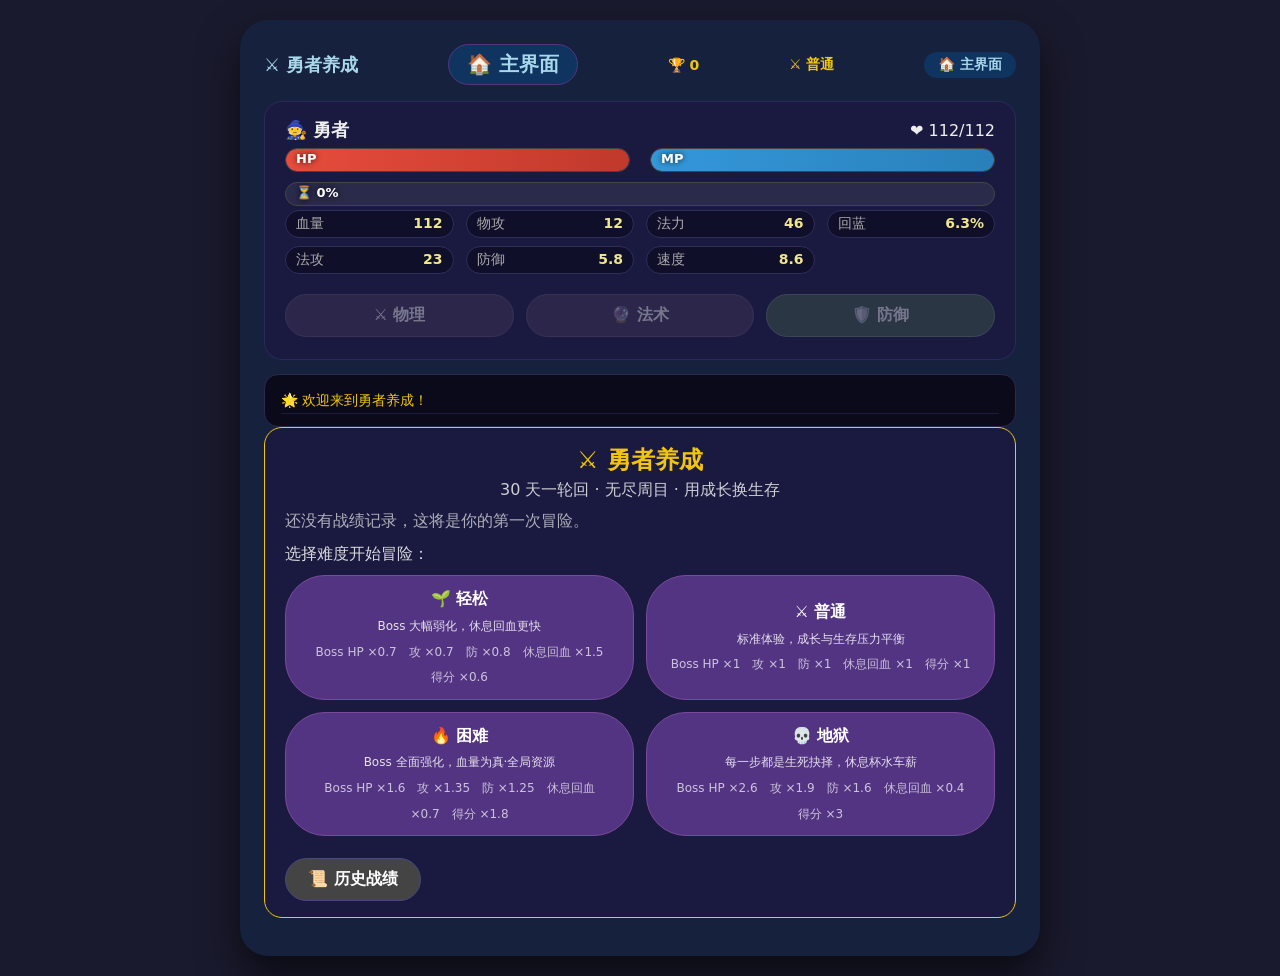
<file: index.html>
<!DOCTYPE html>
<html lang="zh-CN">
<head>
    <meta charset="UTF-8" />
    <meta name="viewport" content="width=device-width, initial-scale=1.0" />
    <title>30天养成·回合战斗</title>
    <link rel="stylesheet" href="style.css" />
</head>
<body>
<div id="app">
    <!-- 头部 -->
    <div class="header">
        <span>⚔️ 勇者养成</span>
        <span class="day-badge" id="dayDisplay">第 1 周目 · 第 1 天</span>
        <span id="bossCountDisplay" style="font-size:14px; color:#f1c40f;">🏆 0</span>
        <span id="difficultyDisplay" style="font-size:14px; color:#f1c40f;"></span>
        <span id="phaseLabel" style="font-size:14px; background:#0f3460; padding:4px 14px; border-radius:40px;">训练</span>
    </div>

    <!-- 玩家属性面板 -->
    <div class="panel" id="playerPanel">
        <div class="flex-between">
            <span style="font-weight:700; font-size:18px;">🧙 勇者</span>
            <span id="hpText" style="font-size:16px;">❤️ 100/100</span>
        </div>
        <div class="hp-mp-bar">
            <div class="bar-container">
                <div class="bar-fill hp" id="hpBar" style="width:100%"></div>
                <span class="bar-label" id="hpLabel">HP</span>
            </div>
            <div class="bar-container">
                <div class="bar-fill mp" id="mpBar" style="width:100%"></div>
                <span class="bar-label" id="mpLabel">MP</span>
            </div>
        </div>
        <div class="progress-container">
            <div class="bar-container">
                <div class="bar-fill progress" id="progressBar" style="width:0%"></div>
                <span class="bar-label" id="progressLabel">⏳ 0%</span>
            </div>
        </div>
        <div class="stat-grid" id="statGrid"></div>
        <div id="charInfo" style="font-size:13px; margin-top:8px; color:#c8e6c9; display:flex; gap:14px; flex-wrap:wrap;"></div>
        <div class="action-row" id="actionRow">
            <button class="btn primary" id="btnPhysical" disabled>⚔️ 物理</button>
            <button class="btn primary" id="btnMagic" disabled>🔮 法术</button>
            <button class="btn success" id="btnDefend" disabled>🛡️ 防御</button>
        </div>
        <div id="extraInfo" style="font-size:13px; margin-top:6px; color:#aaa;"></div>
        <!-- 主动结算（仅战斗进行中显示） -->
        <div id="settleArea" style="display:none; margin-top:8px;">
            <button class="btn" id="btnSettle" style="background:#7f1d1d;">🏳️ 主动结算</button>
        </div>
    </div>

    <!-- 敌人面板（战斗中显示） -->
    <div class="panel" id="enemyPanel" style="display:none;">
        <div class="flex-between">
            <span style="font-weight:700; font-size:18px;" id="enemyName">👹 Boss</span>
            <span id="enemyHpText">❤️ 100/100</span>
        </div>
        <div class="bar-container">
            <div class="bar-fill hp" id="enemyHpBar" style="width:100%"></div>
            <span class="bar-label" id="enemyHpLabel">HP</span>
        </div>
        <div class="progress-container">
            <div class="bar-container">
                <div class="bar-fill progress" id="enemyProgressBar" style="width:0%"></div>
                <span class="bar-label" id="enemyProgressLabel">⏳ 0%</span>
            </div>
        </div>
        <div style="font-size:13px; color:#aaa; margin-top:4px;" id="enemyStatus"></div>
        <div style="font-size:13px; color:#ffd98a; margin-top:4px;" id="enemyInfo"></div>
        <div class="stat-grid" id="enemyStatGrid" style="margin-top:8px;"></div>
    </div>

    <!-- 日志 -->
    <div class="log-box" id="logBox"></div>

    <!-- 动态区域（训练/剧情/结算） -->
    <div id="dynamicArea"></div>
</div>

<script type="module" src="js/main.js"></script>
</body>
</html>
</file>
<file: style.css>
* {
    box-sizing: border-box;
    font-family: system-ui, 'Segoe UI', Roboto, sans-serif;
    user-select: none;
}
body {
    background: #1a1a2e;
    min-height: 100vh;
    display: flex;
    justify-content: center;
    align-items: center;
    margin: 0;
    padding: 20px;
}
#app {
    max-width: 800px;
    width: 100%;
    background: #16213e;
    border-radius: 28px;
    padding: 24px;
    box-shadow: 0 20px 40px rgba(0, 0, 0, 0.6);
    color: #eee;
    transition: all 0.2s;
}
.header {
    display: flex;
    justify-content: space-between;
    align-items: center;
    margin-bottom: 16px;
    font-size: 18px;
    font-weight: 600;
    color: #a8d8ea;
}
.day-badge {
    background: #0f3460;
    padding: 6px 18px;
    border-radius: 40px;
    font-size: 20px;
    border: 1px solid #533483;
}
.panel {
    background: #1a1a40;
    border-radius: 18px;
    padding: 16px 20px;
    margin-bottom: 14px;
    border: 1px solid #2a2a5a;
}
.stat-grid {
    display: grid;
    grid-template-columns: repeat(4, 1fr);
    gap: 8px 12px;
    font-size: 14px;
}
.stat-item {
    display: flex;
    justify-content: space-between;
    background: #0f0f2a;
    padding: 4px 10px;
    border-radius: 20px;
    border: 1px solid #2e2e5a;
}
.stat-item .label {
    color: #aaa;
}
.stat-item .value {
    color: #f0e68c;
    font-weight: 600;
}
.hp-mp-bar {
    display: flex;
    gap: 20px;
    margin: 6px 0 10px 0;
}
.bar-container {
    flex: 1;
    background: #2a2a4a;
    border-radius: 20px;
    height: 24px;
    overflow: hidden;
    position: relative;
    border: 1px solid #444;
}
.bar-fill {
    height: 100%;
    width: 0%;
    transition: width 0.3s ease;
    border-radius: 20px;
}
.bar-fill.hp {
    background: linear-gradient(90deg, #e74c3c, #c0392b);
}
.bar-fill.mp {
    background: linear-gradient(90deg, #3498db, #2980b9);
}
.bar-fill.progress {
    background: linear-gradient(90deg, #f39c12, #e67e22);
}
.bar-label {
    position: absolute;
    left: 10px;
    top: 2px;
    font-size: 13px;
    font-weight: 600;
    color: #fff;
    text-shadow: 0 0 6px rgba(0,0,0,0.8);
}
.progress-container {
    margin: 8px 0 4px 0;
}
.action-row {
    display: flex;
    gap: 12px;
    flex-wrap: wrap;
    margin: 12px 0 6px 0;
}
.btn {
    background: #2a2a5a;
    border: none;
    padding: 10px 22px;
    border-radius: 40px;
    color: #fff;
    font-weight: 600;
    font-size: 16px;
    cursor: pointer;
    transition: 0.15s;
    flex: 1;
    min-width: 90px;
    border: 1px solid #4a4a7a;
}
.btn:hover:not(:disabled) {
    background: #3a3a7a;
    transform: scale(1.02);
}
.btn:disabled {
    opacity: 0.4;
    cursor: not-allowed;
    filter: grayscale(0.6);
}
.btn.primary {
    background: #533483;
    border-color: #7a4a9a;
}
.btn.primary:hover:not(:disabled) {
    background: #6a4a9a;
}
.btn.danger {
    background: #8e2a2a;
    border-color: #b44a4a;
}
.btn.danger:hover:not(:disabled) {
    background: #b44a4a;
}
.btn.success {
    background: #2a6a3a;
    border-color: #4a9a5a;
}
.btn.success:hover:not(:disabled) {
    background: #3a8a4a;
}
.log-box {
    background: #0a0a1a;
    border-radius: 14px;
    padding: 12px 16px;
    max-height: 160px;
    overflow-y: auto;
    font-size: 14px;
    line-height: 1.6;
    border: 1px solid #2a2a4a;
    margin-top: 10px;
    scroll-behavior: smooth;
}
.log-box div {
    border-bottom: 1px solid #1a1a3a;
    padding: 2px 0;
}
.log-box .highlight {
    color: #f1c40f;
}
.log-box .damage {
    color: #e74c3c;
}
.log-box .heal {
    color: #2ecc71;
}
.story-choices {
    display: flex;
    gap: 12px;
    flex-wrap: wrap;
    margin: 10px 0;
}
.story-choices .btn {
    flex: 1 1 30%;
}
/* 难度选择：4 项排成 2×2 */
.story-choices.diff-choices .btn {
    flex: 1 1 45%;
    text-align: center;
    line-height: 1.6;
}
.settlement {
    background: #0f0f2a;
    border-radius: 18px;
    padding: 24px;
    text-align: center;
    border: 2px solid #f1c40f;
}
.settlement h2 {
    margin: 0 0 12px 0;
    color: #f1c40f;
}
.flex-between {
    display: flex;
    justify-content: space-between;
    align-items: center;
}
.mt-8 { margin-top: 8px; }
.mb-8 { margin-bottom: 8px; }
.text-center { text-align: center; }
.text-gold { color: #f1c40f; }
.text-red { color: #e74c3c; }
.text-green { color: #2ecc71; }
.text-blue { color: #3498db; }
.op-6 { opacity: 0.6; }
.gap-8 { gap: 8px; }
</file>
